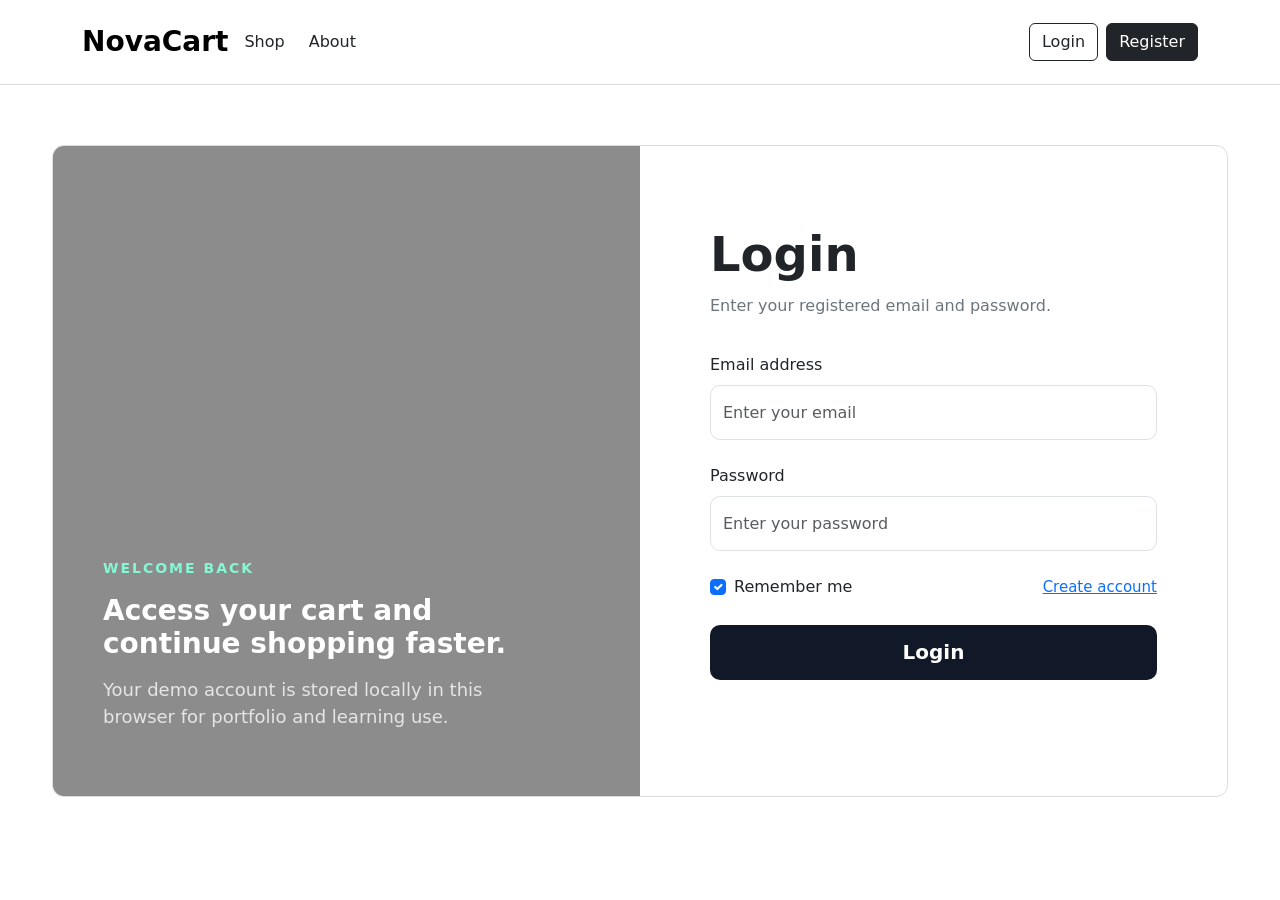
<file: HTML/login.html>
<!DOCTYPE html>
<html lang="en">
<head>
  <meta charset="UTF-8" />
  <meta name="viewport" content="width=device-width, initial-scale=1.0"/>
  <title> Login</title>

  <!-- Bootstrap 5 -->
  <link href="https://cdn.jsdelivr.net/npm/bootstrap@5.3.3/dist/css/bootstrap.min.css" rel="stylesheet">
  <link rel="stylesheet" href="../CSS/login.css">
  
</head>
<body>

  <!-- Navbar -->
  <nav class="navbar navbar-expand-lg py-3">
    <div class="container">
      <a class="navbar-brand brand" href="index.html">NovaCart</a>

      <div class="d-flex align-items-center gap-4">
        <a href="index.html" class="text-dark text-decoration-none">Shop</a>
        <a href="about.html" class="text-dark text-decoration-none">About</a>
      </div>

      <div class="ms-auto d-flex gap-2">
        <button class="btn btn-outline-dark" onclick="window.location.href='login.html'">Login</button>
        <button class="btn btn-dark"onclick="window.location.href='register.html'">Register</button>
      </div>
    </div>
  </nav>

  <!-- Login Section -->
  <div class="container login-wrapper">
    <div class="row g-0 login-card">

      <!-- Left Side -->
      <div class="col-lg-6">
        <div class="left-panel">
          <div class="left-overlay"></div>
          <div class="left-content">
            <div class="welcome-text">WELCOME BACK</div>

            <h1>Access your cart and continue shopping faster.</h1>
            <p>Your demo account is stored locally in this browser
              for portfolio and learning use.</p>
          </div>
        </div>
      </div>

      <!-- Right Side -->
      <div class="col-lg-6">
        <div class="form-panel">
          <h2>Login</h2>
          <p class="subtitle">Enter your registered email and password.</p>
          <form>

            <!-- Email -->
            <div class="mb-4">
              <label class="form-label">Email address</label>

              <input type="email" id="loginEmail" class="form-control" placeholder="Enter your email">
            </div>

            <!-- Password -->
            <div class="mb-4">
              <label class="form-label">Password</label>
              <input type="password" id="loginPassword" class="form-control" placeholder="Enter your password">
            </div>

            <!-- Remember -->
            <div class="d-flex justify-content-between align-items-center mb-4">
              <div class="form-check">
                <input class="form-check-input" type="checkbox" id="remember" checked>
                <label class="form-check-label" for="remember">Remember me</label>
              </div>
              <a href="register.html" class="small-link">Create account</a>
            </div>

            <!-- Login Button -->
            <button type="button" class="btn btn-login w-100" onclick="loginUser()">Login</button>
          </form>
        </div>
      </div>
    </div>
  </div>
  <script src ="../JS/login.js"></script>
</body>
</html>
</file>
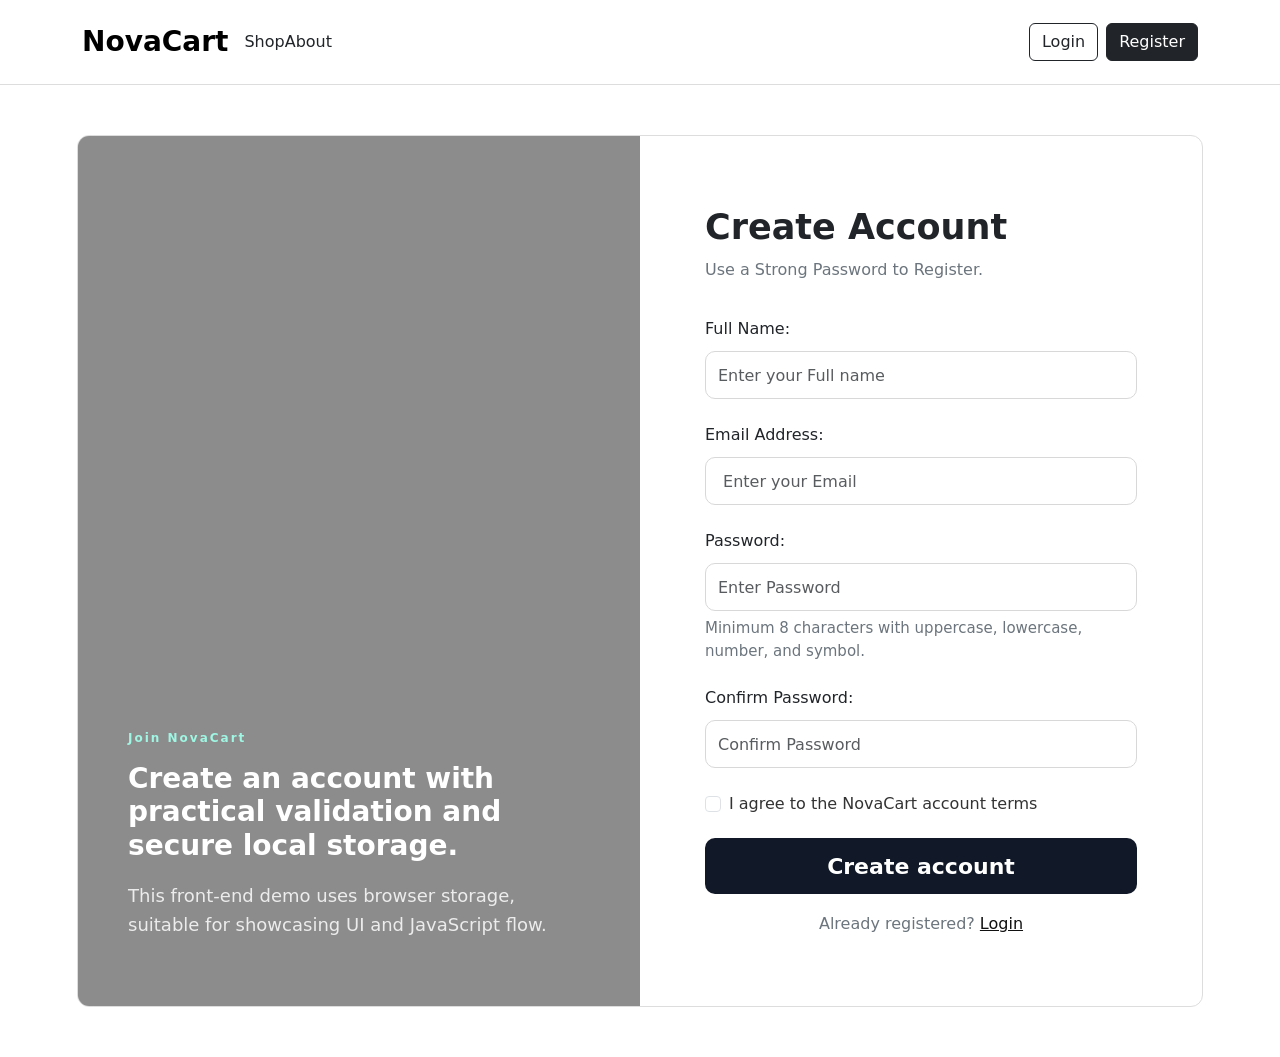
<file: HTML/register.html>
<!DOCTYPE html>
<html lang="en">
<head>
  <meta charset="UTF-8" />
  <meta name="viewport" content="width=device-width, initial-scale=1.0"/>
  <title>NovaCart Register</title>

  <!-- Bootstrap 5 -->
  <link href="https://cdn.jsdelivr.net/npm/bootstrap@5.3.3/dist/css/bootstrap.min.css" rel="stylesheet">
  <link rel="stylesheet" href="../CSS/register.css">
</head>
<body>

 <!-- Navbar -->
     <nav class="navbar navbar-brand-lg py-3">
        <div class="container">
            <a class="navbar-brand brand">NovaCart</a>
            <div class="d-flex gap">
                <a href="shop.html" class="text-dark text-decoration-none">Shop</a>
                <a href="About.html" class="text-dark text-decoration-none">About</a>
            </div>
            <div class="ms-auto d-flex gap-2">
                <button class="btn btn-outline-dark" onclick="window.location.href='login.html'">Login</button>
                <button class="btn btn-dark">Register</button>

            </div>
        </div>
     </nav>
     <!-- Register Section -->
      <div class="container auth-wrapper">
        <div class="row g-0 auth-card">

            <!-- Left Image -->
             <div class="col-lg-6">
                <div class="left-panel">
                    <div class="left-content">
                        <div class="tag">Join NovaCart</div>
                        <h2>Create an account with practical validation and secure local storage.</h2>
                        <p>This front-end demo uses browser storage, suitable for showcasing UI and JavaScript flow.</p>
                    </div>
                </div>
             </div>
             <!-- Right Form -->
              <div class="col-lg-6">
                <div class="form-panel">
                    <h2>Create Account</h2>
                    <p class="subtitle">Use a Strong Password to Register.</p>
                    <form>
                         <!-- Full Name -->
                         <label class="form-label">Full Name:</label>
                         <input type="text" id="registerUsername" class="form-control" placeholder="Enter your Full name">
                         <!-- Email -->
                         <label class="form-label">Email Address:</label>
                         <input type="email" id="registerEmail" class="form-control" placeholder=" Enter your Email">
                         <!-- Password -->
                          <label class="form-label">Password:</label>
                         <input type="password" id="registerPassword" class="form-control" placeholder="Enter Password">
                         <div class="password-note">Minimum 8 characters with uppercase, lowercase, number, and symbol.</div>
                         <!-- Confirm Password -->
                         <label class="form-label">Confirm Password:</label>
                         <input type="password" id="confirmPassword" class="form-control" placeholder="Confirm Password">
                         <!-- Terms -->

            <div class="form-check mt-2">

              <input class="form-check-input" type="checkbox" id="terms">
              <label class="form-check-label" for="terms">I agree to the NovaCart account terms</label></div>

            <!-- Register Button -->
            <button type="button" class="btn-register" onclick="registerUser()">Create account</button>

            <!-- Bottom -->
            <div class="bottom-text"> Already registered?
              <a href="login.html">Login</a></div>
          </form>
        </div>
      </div>
    </div>
  </div>

  <script src ="../JS/register.js"></script>
</body>
</html>
</file>
<file: CSS/login.css>
.body{
      background:#f3f4f6;
      font-family: Arial, Helvetica, sans-serif;
    }
    .navbar{
      background:#fff;
      border-bottom:1px solid #ddd;
    }
    .brand{
      font-weight:700;
      font-size:28px;
    }
    .login-wrapper{
      max-width:1200px;
      margin:60px auto;
    }
    .login-card{
      border-radius:12px;
      overflow:hidden;
      background:#fff;
      border:1px solid #ddd;
    }
    .left-panel{
      position:relative;
      min-height:650px;
      background:
      url('https://images.unsplash.com/photo-1516321318423-f06f85e504b3?q=80&w=1200&auto=format&fit=crop')
      center/cover no-repeat;
    }
    .left-overlay{
      position:absolute;
      inset:0;
      background:rgba(0,0,0,0.45);
    }
    .left-content{
      position:absolute;
      bottom:50px;
      left:50px;
      color:#fff;
      z-index:2;
      max-width:420px;
    }
    .welcome-text{
      color:#86f7d3;
      font-size:14px;
      letter-spacing:2px;
      font-weight:700;
    }
    .left-content h1{
      font-size:28px;
      font-weight:700;
      line-height:1.2;
      margin:15px 0;
    }
    .left-content p{
      font-size:18px;
      color:#e5e5e5;
    }
    .form-panel{
      padding:80px 70px;
    }
    .form-panel h2{
      font-size:48px;
      font-weight:700;
      margin-bottom:10px;
    }
    .subtitle{
      color:#6c757d;
      margin-bottom:35px;
    }
    .form-control{
      height:55px;
      border-radius:10px;
    }
    .btn-login{
      background:#111827;
      color:#fff;
      height:55px;
      border-radius:10px;
      font-size:20px;
      font-weight:600;
    }
    .btn-login:hover{
      background:#000;
      color:#fff;
    }
    .small-link{
      font-size:15px;
    }
    @media(max-width:991px){
      .left-panel{
        min-height:350px;
      }
      .form-panel{
        padding:40px 25px;
      }
      .left-content h1{
        font-size:34px;
      }
      .form-panel h2{
        font-size:36px;
      }
    }
</file>
<file: CSS/register.css>
.body{
      background:#f3f4f6;
      font-family: Arial, Helvetica, sans-serif;
    }

    .navbar{
      background:#fff;
      border-bottom:1px solid #ddd;
    }

    .brand{
      font-size:28px;
      font-weight:700;
    }

    .auth-wrapper{
      max-width:1150px;
      margin:50px auto;
    }

    .auth-card{
      background:#fff;
      border-radius:12px;
      overflow:hidden;
      border:1px solid #ddd;
    }

    /* LEFT PANEL */

    .left-panel{
      position:relative;
      min-height:870px;

      background:
      linear-gradient(
      rgba(0,0,0,0.45),
      rgba(0,0,0,0.45)
      ),
      url('https://images.unsplash.com/photo-1556742049-0cfed4f6a45d?auto=format&fit=crop&w=1100&q=80');
      background-size:cover;
      background-position:center;
    }

    .left-content{
      position:absolute;
      bottom:50px;
      left:50px;
      color:#fff;
      max-width:420px;
    }

    .tag{
      color:#9ff6e3;
      font-size:12px;
      letter-spacing:2px;
      font-weight:600;
      margin-bottom:15px;
    }

    .left-content h2{
      font-size:28px;
      line-height:1.2;
      font-weight:700;
      margin-bottom:20px;
    }

    .left-content p{
      color:#ececec;
      font-size:18px;
      line-height:1.6;
    }

    /* RIGHT PANEL */

    .form-panel{
      padding:70px 65px;
    }

    .form-panel h2{
      font-size:35px;
      font-weight:700;
      margin-bottom:10px;
    }

    .subtitle{
      color:#6c757d;
      margin-bottom:35px;
    }

    .form-label{
      margin-bottom:10px;
      font-weight:500;
    }

    .form-control{
      height:48px;
      border-radius:10px;
      border:1px solid #d8d8d8;
      margin-bottom:24px;
    }

    .form-control:focus{
      box-shadow:none;
      border-color:#111827;
    }

    .password-note{
      color:#6c757d;
      font-size:15px;
      margin-top:-18px;
      margin-bottom:24px;
    }

    .form-check-label{
      color:#333;
    }

    .btn-register{
      width:100%;
      height:56px;
      border:none;
      border-radius:10px;
      background:#111827;
      color:#fff;
      font-size:22px;
      font-weight:600;
      margin-top:20px;
      transition:0.3s;
    }

    .btn-register:hover{
      background:#000;
    }

    .bottom-text{
      text-align:center;
      margin-top:18px;
      color:#6c757d;
    }

    .bottom-text a{
      color:#111;
      font-weight:500;
    }

    @media(max-width:991px){

      .left-panel{
        min-height:350px;
      }

      .form-panel{
        padding:40px 25px;
      }

      .form-panel h2{
        font-size:38px;
      }
    }
</file>
